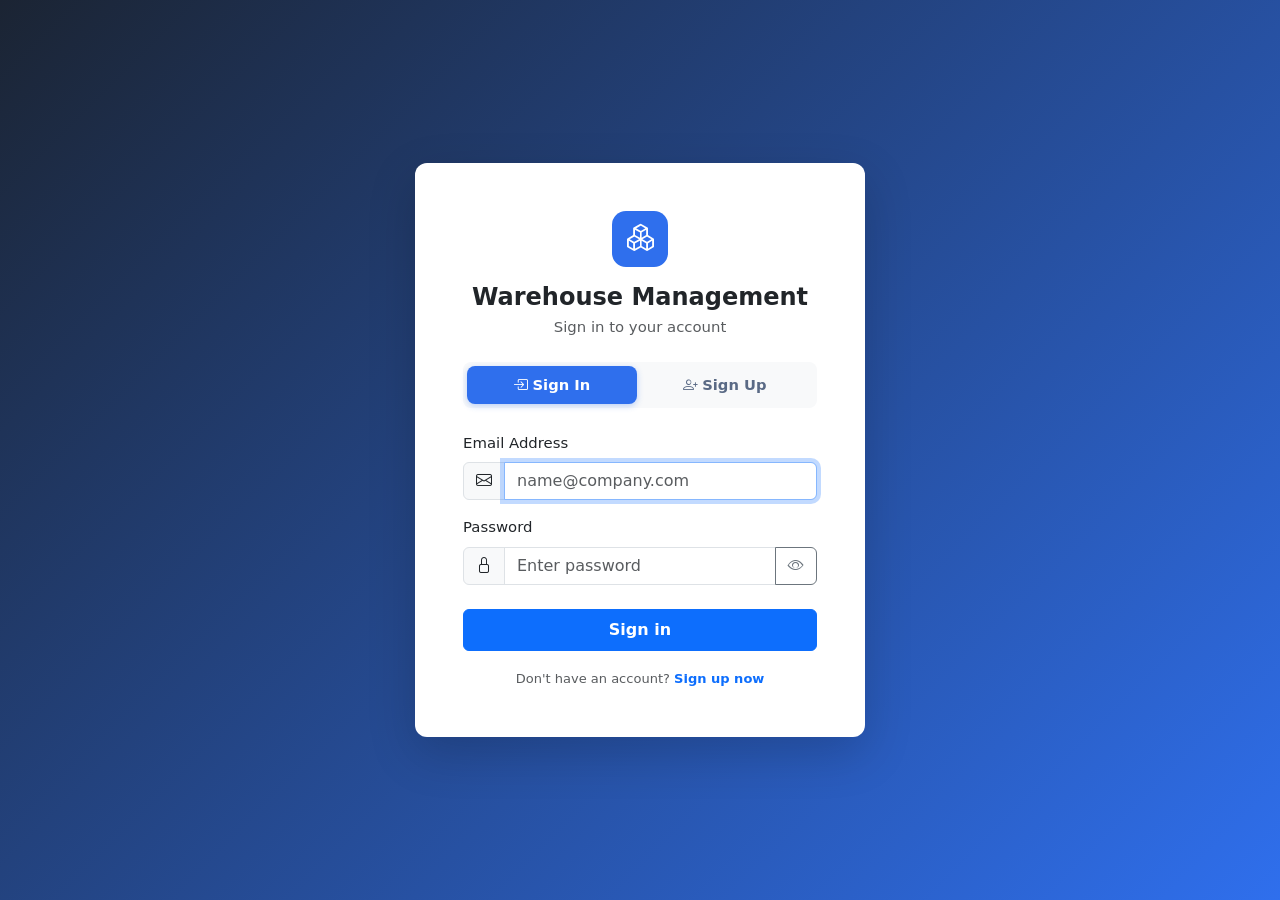
<file: frontend/index.html>
<!DOCTYPE html>
<html lang="en">
<head>
    <meta charset="utf-8">
    <meta name="viewport" content="width=device-width, initial-scale=1">
    <title>Sign in / Sign up - Warehouse Management System</title>
    <link rel="stylesheet" href="assets/vendor/bootstrap/bootstrap.min.css">
    <link rel="stylesheet" href="assets/vendor/icons/bootstrap-icons.min.css">
    <link rel="stylesheet" href="assets/css/style.css">
</head>
<body>
<div class="login-wrap">
    <div class="card login-card shadow-lg">
        <div class="card-body p-4 p-md-5">
            <div class="text-center mb-4">
                <div class="brand-icon mb-3"><i class="bi bi-boxes"></i></div>
                <h4 class="fw-bold mb-1">Warehouse Management</h4>
                <div class="text-muted" id="authSubtitle">Sign in to your account</div>
            </div>

            <!-- Tab Switcher -->
            <ul class="nav nav-pills nav-fill mb-4 p-1 bg-light rounded-3 auth-tabs" role="tablist">
                <li class="nav-item" role="presentation">
                    <button class="nav-link active fw-semibold" id="tabSignInBtn" type="button"><i class="bi bi-box-arrow-in-right me-1"></i>Sign In</button>
                </li>
                <li class="nav-item" role="presentation">
                    <button class="nav-link fw-semibold" id="tabSignUpBtn" type="button"><i class="bi bi-person-plus me-1"></i>Sign Up</button>
                </li>
            </ul>

            <div id="authAlert" class="alert alert-danger d-none" role="alert"></div>
            <div id="authSuccess" class="alert alert-success d-none" role="alert"></div>

            <!-- Sign In Form -->
            <form id="loginForm" novalidate>
                <div class="mb-3">
                    <label class="form-label" for="loginEmail">Email Address</label>
                    <div class="input-group">
                        <span class="input-group-text"><i class="bi bi-envelope"></i></span>
                        <input type="email" class="form-control" id="loginEmail" autocomplete="username" placeholder="name@company.com" required autofocus>
                    </div>
                </div>
                <div class="mb-4">
                    <label class="form-label" for="loginPassword">Password</label>
                    <div class="input-group">
                        <span class="input-group-text"><i class="bi bi-lock"></i></span>
                        <input type="password" class="form-control" id="loginPassword" autocomplete="current-password" placeholder="Enter password" required>
                        <button class="btn btn-outline-secondary" type="button" id="toggleLoginPw" aria-label="Show password"><i class="bi bi-eye"></i></button>
                    </div>
                </div>
                <button class="btn btn-primary w-100 py-2 fw-semibold" type="submit" id="loginBtn">Sign in</button>
                <div class="text-center mt-3">
                    <span class="text-muted small">Don't have an account? </span>
                    <a href="javascript:void(0)" class="small text-decoration-none fw-semibold" id="linkToSignUp">Sign up now</a>
                </div>
            </form>

            <!-- Sign Up Form -->
            <form id="signupForm" class="d-none" novalidate>
                <div class="mb-3">
                    <label class="form-label" for="regName">Full Name</label>
                    <div class="input-group">
                        <span class="input-group-text"><i class="bi bi-person"></i></span>
                        <input type="text" class="form-control" id="regName" placeholder="e.g. Alex Sharma" maxlength="120" required>
                    </div>
                </div>
                <div class="mb-3">
                    <label class="form-label" for="regEmail">Email Address</label>
                    <div class="input-group">
                        <span class="input-group-text"><i class="bi bi-envelope"></i></span>
                        <input type="email" class="form-control" id="regEmail" autocomplete="username" placeholder="name@company.com" maxlength="150" required>
                    </div>
                </div>
                <div class="mb-3">
                    <label class="form-label" for="regRole">Role</label>
                    <div class="input-group">
                        <span class="input-group-text"><i class="bi bi-shield-lock"></i></span>
                        <select class="form-select" id="regRole" required>
                            <option value="staff" selected>Warehouse Staff (Daily Operations)</option>
                            <option value="admin">Administrator (Full Access)</option>
                        </select>
                    </div>
                </div>
                <div class="mb-3">
                    <label class="form-label" for="regPassword">Password</label>
                    <div class="input-group">
                        <span class="input-group-text"><i class="bi bi-lock"></i></span>
                        <input type="password" class="form-control" id="regPassword" autocomplete="new-password" placeholder="At least 8 characters" minlength="8" required>
                        <button class="btn btn-outline-secondary" type="button" id="toggleRegPw" aria-label="Show password"><i class="bi bi-eye"></i></button>
                    </div>
                    <div class="form-text small text-muted">Must be at least 8 characters with a letter and a number.</div>
                </div>
                <div class="mb-4">
                    <label class="form-label" for="regConfirmPassword">Confirm Password</label>
                    <div class="input-group">
                        <span class="input-group-text"><i class="bi bi-lock-fill"></i></span>
                        <input type="password" class="form-control" id="regConfirmPassword" autocomplete="new-password" placeholder="Re-enter password" minlength="8" required>
                        <button class="btn btn-outline-secondary" type="button" id="toggleRegConfirmPw" aria-label="Show password"><i class="bi bi-eye"></i></button>
                    </div>
                </div>
                <button class="btn btn-primary w-100 py-2 fw-semibold" type="submit" id="regBtn">Create Account</button>
                <div class="text-center mt-3">
                    <span class="text-muted small">Already have an account? </span>
                    <a href="javascript:void(0)" class="small text-decoration-none fw-semibold" id="linkToSignIn">Sign in</a>
                </div>
            </form>
        </div>
    </div>
</div>
<script src="assets/js/config.js"></script>
<script src="assets/js/login.js"></script>
</body>
</html>
</file>
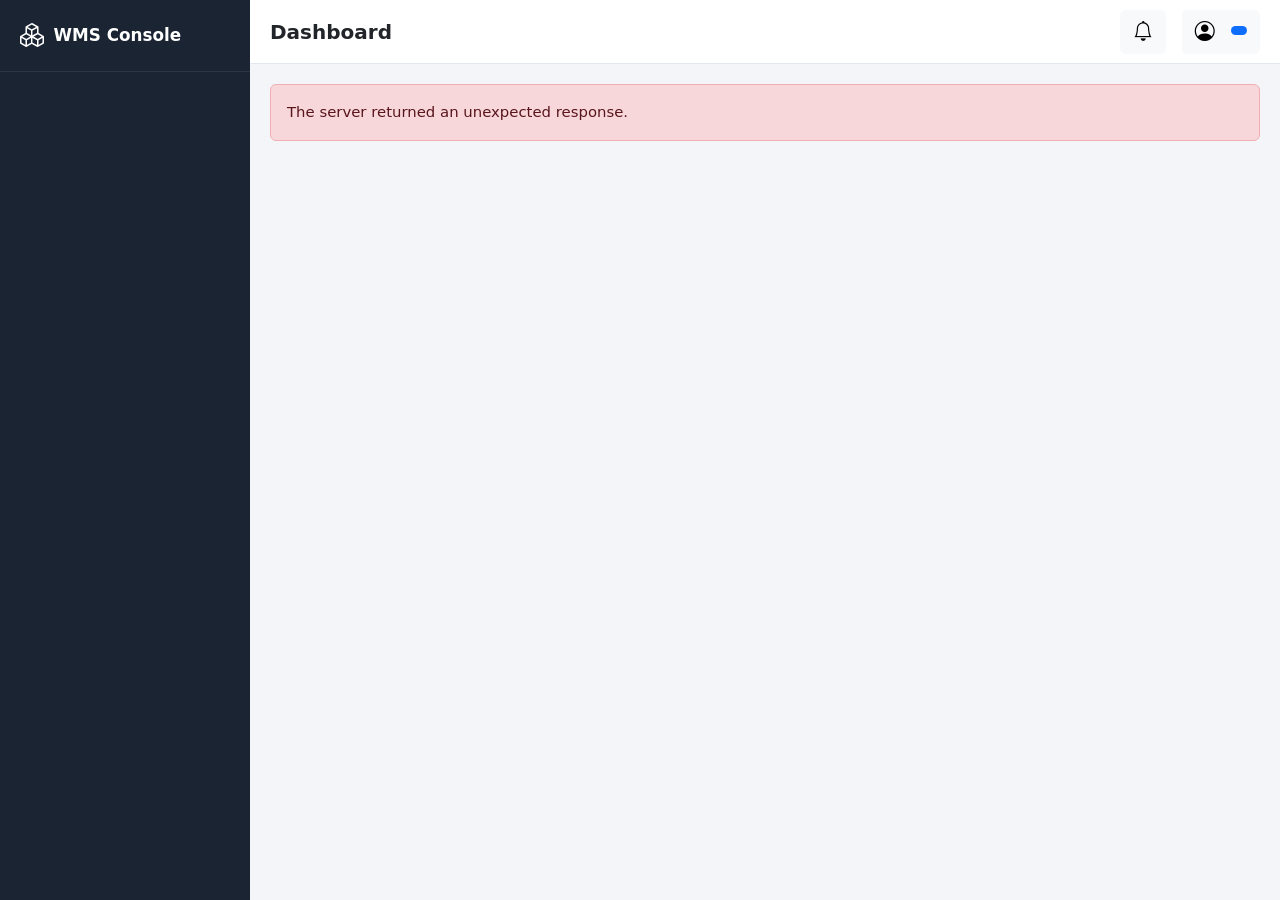
<file: frontend/app.html>
<!DOCTYPE html>
<html lang="en">
<head>
    <meta charset="utf-8">
    <meta name="viewport" content="width=device-width, initial-scale=1">
    <title>Warehouse Management System</title>
    <link rel="stylesheet" href="assets/vendor/bootstrap/bootstrap.min.css">
    <link rel="stylesheet" href="assets/vendor/icons/bootstrap-icons.min.css">
    <link rel="stylesheet" href="assets/css/style.css">
</head>
<body>
<aside class="sidebar" id="sidebar">
    <div class="brand"><i class="bi bi-boxes fs-4"></i><span>WMS Console</span></div>
    <nav id="menu" class="nav flex-column pb-4"></nav>
</aside>
<div class="sidebar-backdrop" id="sidebarBackdrop"></div>
<div class="main">
    <header class="topbar d-flex align-items-center gap-3">
        <button class="btn btn-light d-lg-none" id="sidebarToggle" aria-label="Menu"><i class="bi bi-list fs-5"></i></button>
        <div class="fw-semibold fs-5 flex-grow-1 text-truncate" id="topTitle">Dashboard</div>
        <div class="dropdown">
            <button class="btn btn-light position-relative" data-bs-toggle="dropdown" aria-label="Alerts">
                <i class="bi bi-bell fs-5"></i>
                <span class="position-absolute top-0 start-100 translate-middle badge rounded-pill bg-danger d-none" id="alertCount">0</span>
            </button>
            <ul class="dropdown-menu dropdown-menu-end shadow" id="alertMenu" style="min-width: 260px"></ul>
        </div>
        <div class="dropdown">
            <button class="btn btn-light d-flex align-items-center gap-2" data-bs-toggle="dropdown">
                <i class="bi bi-person-circle fs-5"></i>
                <span class="d-none d-md-inline" id="userName"></span>
                <span class="badge text-bg-primary d-none d-md-inline" id="userRole"></span>
            </button>
            <ul class="dropdown-menu dropdown-menu-end shadow">
                <li><button class="dropdown-item" id="changePwBtn"><i class="bi bi-key me-2"></i>Change password</button></li>
                <li><hr class="dropdown-divider"></li>
                <li><button class="dropdown-item text-danger" id="logoutBtn"><i class="bi bi-box-arrow-right me-2"></i>Sign out</button></li>
            </ul>
        </div>
    </header>
    <main class="content" id="view"></main>
</div>
<div class="toast-container position-fixed top-0 end-0 p-3" style="z-index: 2000" id="toasts"></div>

<script src="assets/vendor/bootstrap/bootstrap.bundle.min.js"></script>
<script src="assets/vendor/jsbarcode/JsBarcode.all.min.js"></script>
<script src="assets/vendor/html5-qrcode/html5-qrcode.min.js"></script>
<script src="assets/vendor/chartjs/chart.umd.js"></script>
<script src="assets/js/config.js"></script>
<script src="assets/js/core.js"></script>
<script src="assets/js/components.js"></script>
<script src="assets/js/pages/dashboard.js"></script>
<script src="assets/js/pages/catalog.js"></script>
<script src="assets/js/pages/partners.js"></script>
<script src="assets/js/pages/documents.js"></script>
<script src="assets/js/pages/purchases.js"></script>
<script src="assets/js/pages/sales.js"></script>
<script src="assets/js/pages/transfers.js"></script>
<script src="assets/js/pages/inventory.js"></script>
<script src="assets/js/pages/reports.js"></script>
<script src="assets/js/pages/admin.js"></script>
<script src="assets/js/app.js"></script>
</body>
</html>
</file>
<file: frontend/assets/css/style.css>
:root {
    --sidebar-width: 250px;
    --sidebar-bg: #1b2433;
    --sidebar-hover: #263247;
    --brand: #2f6fed;
}

body {
    background: #f3f5f9;
    font-size: 0.93rem;
}

.login-wrap {
    min-height: 100vh;
    display: flex;
    align-items: center;
    justify-content: center;
    background: linear-gradient(135deg, #1b2433 0%, #2f6fed 100%);
    padding: 1rem;
}

.login-card {
    width: 100%;
    max-width: 450px;
    border: 0;
    border-radius: 14px;
}

.auth-tabs .nav-link {
    color: #5a6a85;
    border-radius: 8px;
    padding: 0.5rem 1rem;
    font-size: 0.92rem;
    transition: all .15s ease-in-out;
}

.auth-tabs .nav-link.active {
    background-color: var(--brand);
    color: #fff;
    box-shadow: 0 2px 6px rgba(47, 111, 237, 0.3);
}

.brand-icon {
    width: 56px;
    height: 56px;
    border-radius: 14px;
    background: var(--brand);
    color: #fff;
    display: inline-flex;
    align-items: center;
    justify-content: center;
    font-size: 1.7rem;
}

.sidebar {
    position: fixed;
    top: 0;
    left: 0;
    bottom: 0;
    width: var(--sidebar-width);
    background: var(--sidebar-bg);
    color: #c9d2e3;
    overflow-y: auto;
    z-index: 1040;
    transition: transform .25s ease;
}

.sidebar .brand {
    padding: 1.1rem 1.25rem;
    font-weight: 700;
    color: #fff;
    font-size: 1.05rem;
    display: flex;
    align-items: center;
    gap: .6rem;
    border-bottom: 1px solid rgba(255, 255, 255, .08);
}

.sidebar .nav-group {
    padding: 1rem 1.25rem .35rem;
    font-size: .7rem;
    letter-spacing: .08em;
    text-transform: uppercase;
    color: #7b88a1;
}

.sidebar a.nav-link {
    color: #c9d2e3;
    padding: .5rem 1.25rem;
    display: flex;
    align-items: center;
    gap: .7rem;
    border-left: 3px solid transparent;
}

.sidebar a.nav-link:hover {
    background: var(--sidebar-hover);
    color: #fff;
}

.sidebar a.nav-link.active {
    background: var(--sidebar-hover);
    color: #fff;
    border-left-color: var(--brand);
}

.main {
    margin-left: var(--sidebar-width);
    min-height: 100vh;
}

.topbar {
    background: #fff;
    border-bottom: 1px solid #e3e8f0;
    position: sticky;
    top: 0;
    z-index: 1030;
    padding: .6rem 1.25rem;
}

.content {
    padding: 1.25rem;
}

.sidebar-backdrop {
    display: none;
}

@media (max-width: 991.98px) {
    .sidebar {
        transform: translateX(-100%);
    }

    body.sidebar-open .sidebar {
        transform: none;
    }

    body.sidebar-open .sidebar-backdrop {
        display: block;
        position: fixed;
        inset: 0;
        background: rgba(0, 0, 0, .4);
        z-index: 1035;
    }

    .main {
        margin-left: 0;
    }
}

.card {
    border: 0;
    box-shadow: 0 1px 3px rgba(16, 24, 40, .08);
    border-radius: 12px;
}

.card-header {
    background: transparent;
    font-weight: 600;
}

.stat-card {
    cursor: pointer;
    transition: transform .12s ease;
}

.stat-card:hover {
    transform: translateY(-2px);
}

.stat-icon {
    width: 46px;
    height: 46px;
    border-radius: 12px;
    display: flex;
    align-items: center;
    justify-content: center;
    font-size: 1.3rem;
}

.stat-value {
    font-size: 1.45rem;
    font-weight: 700;
    line-height: 1.1;
}

.table thead th {
    font-size: .75rem;
    text-transform: uppercase;
    letter-spacing: .04em;
    color: #6b778c;
    background: #f8f9fc;
    white-space: nowrap;
}

.table td {
    vertical-align: middle;
}

.page-title {
    font-weight: 700;
    margin-bottom: 0;
}

.ps-list {
    position: absolute;
    z-index: 1060;
    left: 0;
    right: 0;
    max-height: 280px;
    overflow-y: auto;
}

.items-table input.form-control {
    min-width: 90px;
}

.items-table td,
.items-table th {
    white-space: nowrap;
}

.scan-panel video {
    max-width: 100%;
    border-radius: 8px;
}

.label-sheet {
    display: flex;
    flex-wrap: wrap;
    gap: 8px;
}

.label-box {
    border: 1px dashed #aab;
    padding: 6px 8px;
    width: 220px;
    text-align: center;
    page-break-inside: avoid;
    background: #fff;
}

.label-box .lb-name {
    font-size: 12px;
    font-weight: 600;
    line-height: 1.2;
}

.label-box .lb-sku {
    font-size: 10px;
    color: #555;
}

.label-box svg {
    max-width: 100%;
    height: auto;
}

.chart-box {
    position: relative;
    height: 260px;
}

.empty-state {
    padding: 2.5rem 1rem;
    text-align: center;
    color: #8792a6;
}

.empty-state i {
    font-size: 2rem;
    display: block;
    margin-bottom: .5rem;
}

.text-nowrap-cell {
    white-space: nowrap;
}

.min-w-0 {
    min-width: 0;
}

@media print {

    .sidebar,
    .topbar,
    .no-print {
        display: none !important;
    }

    .main {
        margin: 0;
    }
}
</file>
